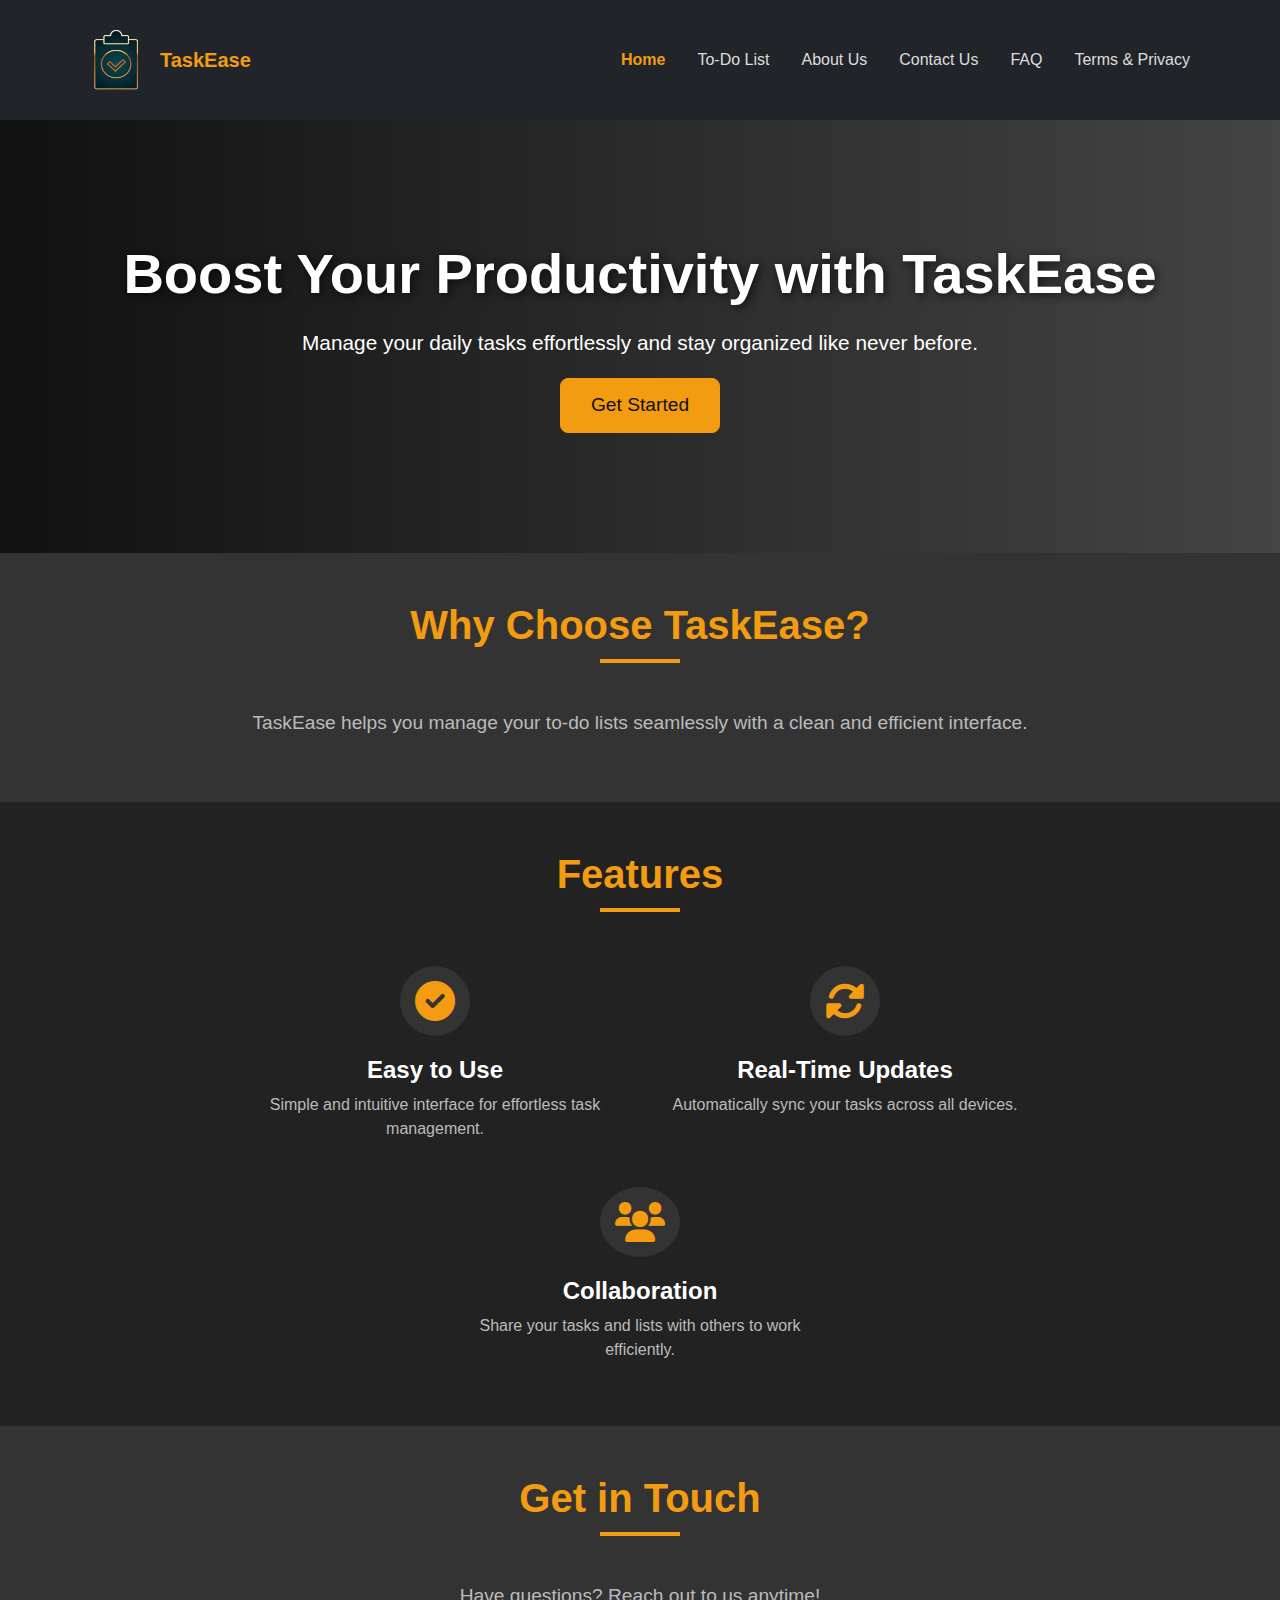
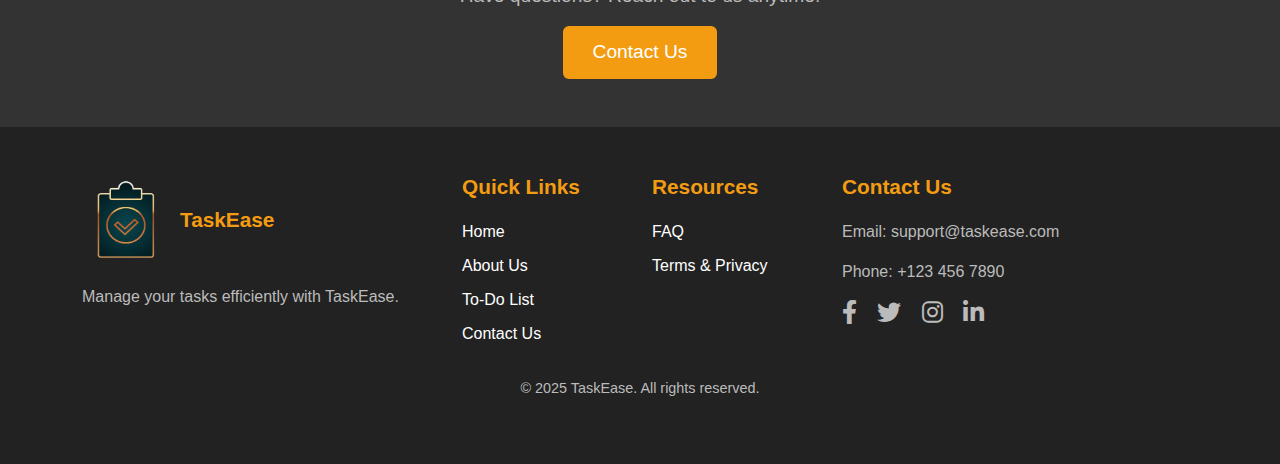
<file: index.html>
<!DOCTYPE html>
<html lang="en">
<head>
    <meta charset="UTF-8">
    <meta name="viewport" content="width=device-width, initial-scale=1.0">
    <title>TaskEase - Simplify Your Tasks</title>
    <link rel="stylesheet" href="https://cdnjs.cloudflare.com/ajax/libs/font-awesome/6.0.0/css/all.min.css">
    <link rel="stylesheet" href="https://cdn.jsdelivr.net/npm/bootstrap@5.3.0/dist/css/bootstrap.min.css">
    <link rel="stylesheet" href="style.css">
    <link rel="icon" type="image/png" href="logo.png">

</head>
<body>

    <!-- Navbar -->
    <nav class="navbar navbar-expand-lg navbar-dark bg-dark">
        <div class="container">
            <a class="navbar-brand d-flex align-items-center" href="index.html">
                <img src="logo.png" alt="TaskEase Logo" width="70" height="70" class="me-2">
                TaskEase
            </a>
            <button class="navbar-toggler" type="button" data-bs-toggle="collapse" data-bs-target="#navbarNav">
                <span class="navbar-toggler-icon"></span>
            </button>
            <div class="collapse navbar-collapse justify-content-end" id="navbarNav">
                <ul class="navbar-nav gap-3">
                    <li class="nav-item"><a class="nav-link active" href="index.html">Home</a></li>
                    <li class="nav-item"><a class="nav-link" href="todo.html">To-Do List</a></li>
                    <li class="nav-item"><a class="nav-link" href="about.html">About Us</a></li>
                    <li class="nav-item"><a class="nav-link" href="contact.html">Contact Us</a></li>
                    <li class="nav-item"><a class="nav-link" href="faq.html">FAQ</a></li>
                    <li class="nav-item"><a class="nav-link" href="terms.html">Terms & Privacy</a></li>
                </ul>
            </div>  
        </div>
    </nav>

    <!-- Hero Section -->
<header class="hero-section text-center text-white">
    <div class="container">
        <h1 class="display-3">Boost Your Productivity with TaskEase</h1>
        <p class="lead">Manage your daily tasks effortlessly and stay organized like never before.</p>
        <button class="btn btn-light btn-lg">
            <a href="todo.html" class="btn-todo">Get Started</a>
        </button>
    </div>
</header>

<!-- About Section -->
<section class="about-section py-5">
    <div class="container text-center">
        <h2 class="section-title">Why Choose TaskEase?</h2>
        <p class="mt-3">TaskEase helps you manage your to-do lists seamlessly with a clean and efficient interface.</p>
    </div>
</section>

<!-- Features Section -->
<section class="features-section py-5">
    <div class="container text-center">
        <h2 class="section-title">Features</h2>
        <div class="row mt-4">
            <div class="col-md-4">
                <i class="fas fa-check-circle fa-3x"></i>
                <h4 class="feature-title">Easy to Use</h4>
                <p>Simple and intuitive interface for effortless task management.</p>
            </div>
            <div class="col-md-4">
                <i class="fas fa-sync-alt fa-3x"></i>
                <h4 class="feature-title">Real-Time Updates</h4>
                <p>Automatically sync your tasks across all devices.</p>
            </div>
            <div class="col-md-4">
                <i class="fas fa-users fa-3x"></i>
                <h4 class="feature-title">Collaboration</h4>
                <p>Share your tasks and lists with others to work efficiently.</p>
            </div>
        </div>
    </div>
</section>

<!-- Contact Section -->
<section class="contact-section py-5">
    <div class="container text-center">
        <h2 class="section-title">Get in Touch</h2>
        <p class="mt-3">Have questions? Reach out to us anytime!</p>
        <a href="contact.html" class="btn btn-dark">Contact Us</a>
    </div>
</section>


    <!-- Footer -->
    <footer class="footer text-white py-5">
        <div class="container">
            <div class="row">
                <div class="col-md-4">
                    <h5 class="fw-bold d-flex align-items-center">
                        <img src="logo.png" alt="TaskEase Logo" width="90" height="90" class="me-2">
                        TaskEase
                    </h5>
                    <p>Manage your tasks efficiently with TaskEase.</p>
                </div>
                <div class="col-md-2">
                    <h5 class="fw-bold">Quick Links</h5>
                    <ul class="list-unstyled">
                        <li><a href="index.html" class="text-decoration-none">Home</a></li>
                        <li><a href="about.html" class="text-decoration-none">About Us</a></li>
                        <li><a href="todo.html" class="text-decoration-none">To-Do List</a></li>
                        <li><a href="contact.html" class="text-decoration-none">Contact Us</a></li>
                    </ul>
                </div>
                <div class="col-md-2">
                    <h5 class="fw-bold">Resources</h5>
                    <ul class="list-unstyled">
                        <li><a href="faq.html" class="text-decoration-none">FAQ</a></li>
                        <li><a href="terms.html" class="text-decoration-none">Terms & Privacy</a></li>
                    </ul>
                </div>
                <div class="col-md-4">
                    <h5>Contact Us</h5>
                    <p>Email: support@taskease.com</p>
                    <p>Phone: +123 456 7890</p>
                    <div class="social-icons">
                        <a href="https://www.facebook.com/" class="text-light me-3"><i class="fab fa-facebook-f"></i></a>
                        <a href="https://www.twitter.com/" class="text-light me-3"><i class="fab fa-twitter"></i></a>
                        <a href="https://www.instagram.com/" class="text-light me-3"><i class="fab fa-instagram"></i></a>
                        <a href="https://www.linkedin.com/" class="text-light"><i class="fab fa-linkedin-in"></i></a>
                    </div>
                </div>
            </div>
            <div class="text-center mt-3">
                <p>&copy; 2025 TaskEase. All rights reserved.</p>
            </div>
        </div>
    </footer>

    <script src="https://cdn.jsdelivr.net/npm/bootstrap@5.3.0/dist/js/bootstrap.bundle.min.js"></script>
</body>
</html>
</file>
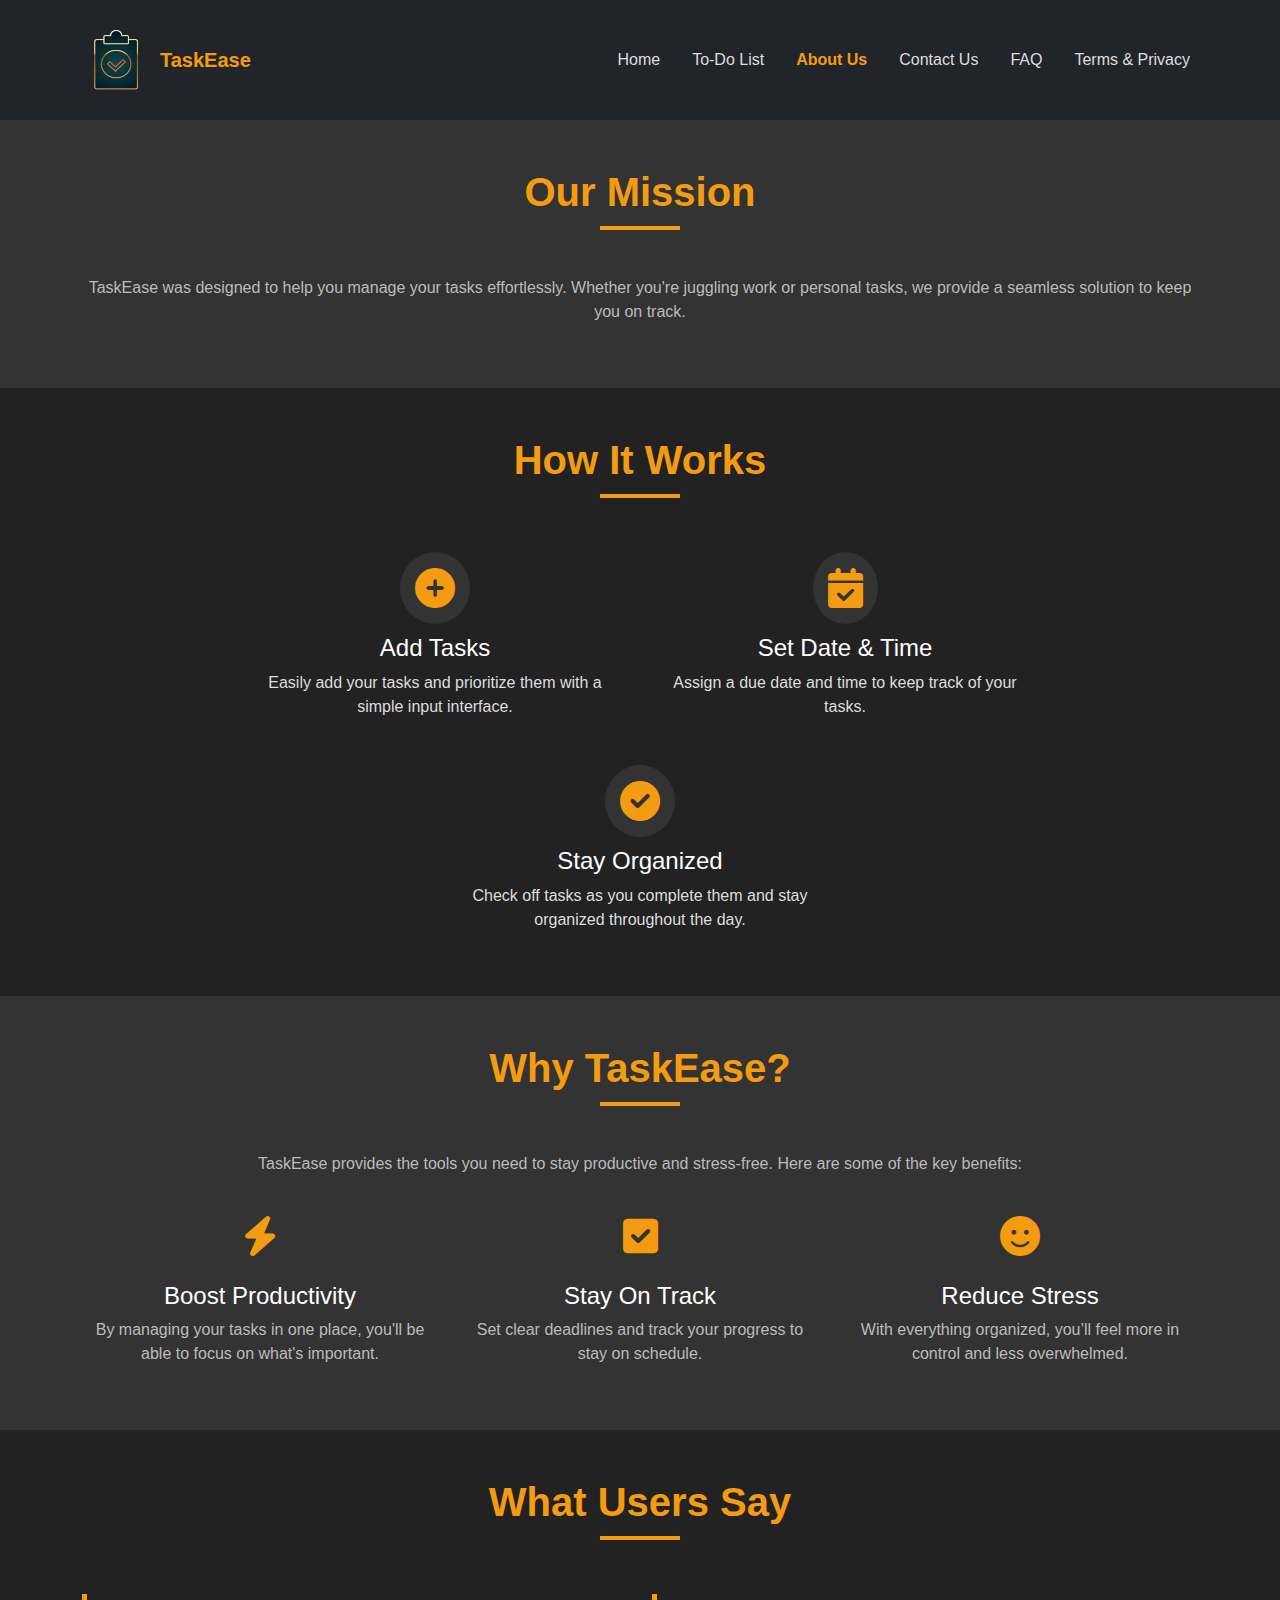
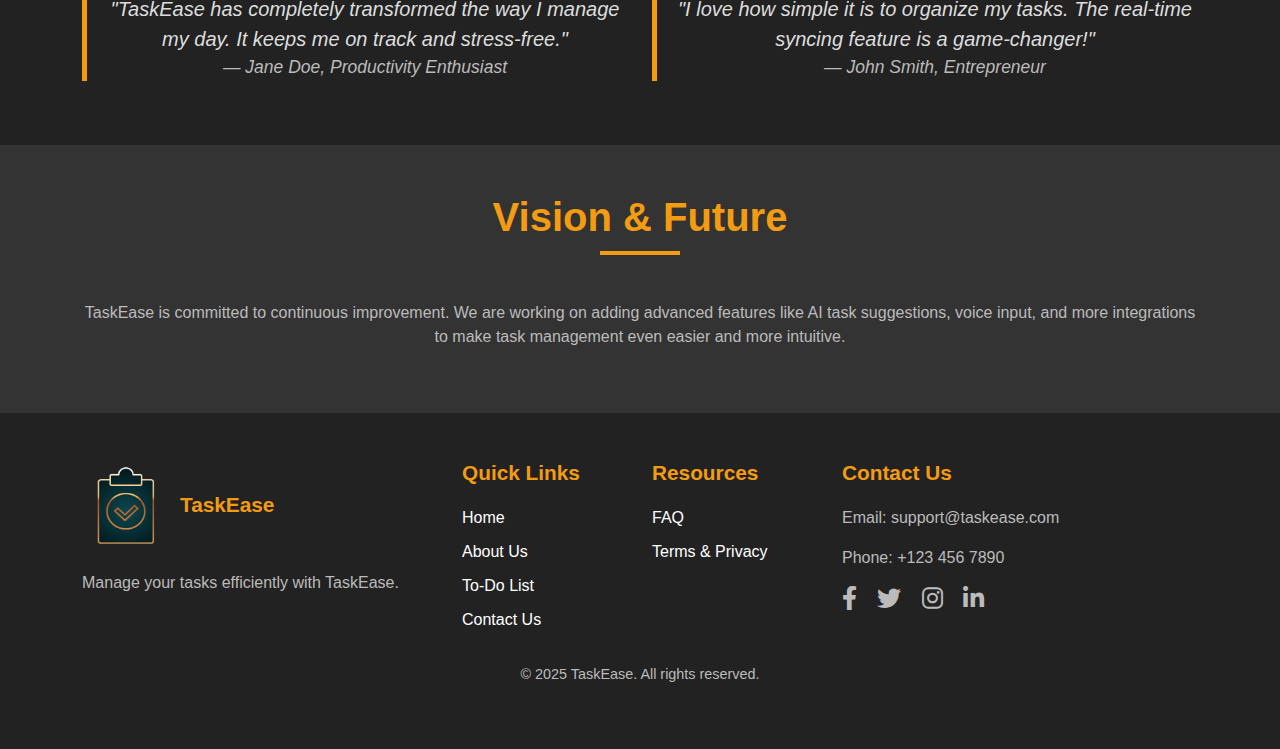
<file: about.html>
<!DOCTYPE html>
<html lang="en">
<head>
    <meta charset="UTF-8">
    <meta name="viewport" content="width=device-width, initial-scale=1.0">
    <title>TaskEase - About Us</title>
    <link rel="stylesheet" href="https://cdnjs.cloudflare.com/ajax/libs/font-awesome/6.0.0/css/all.min.css">
    <link rel="stylesheet" href="https://cdn.jsdelivr.net/npm/bootstrap@5.3.0/dist/css/bootstrap.min.css">
    <link rel="stylesheet" href="style.css">
    <link rel="icon" type="image/png" href="logo.png">
</head>
<body>

    <!-- Navbar -->
    <nav class="navbar navbar-expand-lg navbar-dark bg-dark">
        <div class="container">
            <a class="navbar-brand d-flex align-items-center" href="index.html">
                <img src="logo.png" alt="TaskEase Logo" width="70" height="70" class="me-2">
                TaskEase
            </a>
            <button class="navbar-toggler" type="button" data-bs-toggle="collapse" data-bs-target="#navbarNav">
                <span class="navbar-toggler-icon"></span>
            </button>
            <div class="collapse navbar-collapse justify-content-end" id="navbarNav">
                <ul class="navbar-nav gap-3">
                    <li class="nav-item"><a class="nav-link" href="index.html">Home</a></li>
                    <li class="nav-item"><a class="nav-link" href="todo.html">To-Do List</a></li>
                    <li class="nav-item"><a class="nav-link active" href="about.html">About Us</a></li>
                    <li class="nav-item"><a class="nav-link" href="contact.html">Contact Us</a></li>
                    <li class="nav-item"><a class="nav-link" href="faq.html">FAQ</a></li>
                    <li class="nav-item"><a class="nav-link" href="terms.html">Terms & Privacy</a></li>
                </ul>
            </div>  
        </div>
    </nav>
    <!-- Introduction Section -->
    <section class="intro-section py-5">
        <div class="container text-center">
            <h2 class="section-title">Our Mission</h2>
            <p class="mt-3">TaskEase was designed to help you manage your tasks effortlessly. Whether you're juggling work or personal tasks, we provide a seamless solution to keep you on track.</p>
        </div>
    </section>

    <!-- How It Works Section -->
<section class="how-it-works-section py-5">
    <div class="container text-center">
        <h2 class="section-title">How It Works</h2>
        <div class="row mt-4">
            <div class="col-md-4">
                <i class="fas fa-plus-circle fa-3x py-3"></i>
                <h4>Add Tasks</h4>
                <p>Easily add your tasks and prioritize them with a simple input interface.</p>
            </div>
            <div class="col-md-4">
                <i class="fas fa-calendar-check fa-3x py-3"></i>
                <h4>Set Date & Time</h4>
                <p>Assign a due date and time to keep track of your tasks.</p>
            </div>
            <div class="col-md-4">
                <i class="fas fa-check-circle fa-3x py-3"></i>
                <h4>Stay Organized</h4>
                <p>Check off tasks as you complete them and stay organized throughout the day.</p>
            </div>
        </div>
    </div>
</section>

<!-- User Benefits Section -->
<section class="benefits-section py-5">
    <div class="container text-center">
        <h2 class="section-title">Why TaskEase?</h2>
        <p class="mt-3">TaskEase provides the tools you need to stay productive and stress-free. Here are some of the key benefits:</p>
        <div class="row mt-4">
            <div class="col-md-4">
                <i class="fas fa-bolt fa-3x py-3"></i>
                <h4>Boost Productivity</h4>
                <p>By managing your tasks in one place, you'll be able to focus on what's important.</p>
            </div>
            <div class="col-md-4">
                <i class="fas fa-check-square fa-3x py-3"></i>
                <h4>Stay On Track</h4>
                <p>Set clear deadlines and track your progress to stay on schedule.</p>
            </div>
            <div class="col-md-4">
                <i class="fas fa-smile fa-3x py-3"></i>
                <h4>Reduce Stress</h4>
                <p>With everything organized, you’ll feel more in control and less overwhelmed.</p>
            </div>
        </div>
    </div>
</section>


    <!-- Testimonials Section -->
    <section class="testimonials-section py-5">
        <div class="container text-center">
            <h2 class="section-title">What Users Say</h2>
            <div class="row mt-4">
                <div class="col-md-6">
                    <blockquote class="blockquote">
                        <p>"TaskEase has completely transformed the way I manage my day. It keeps me on track and stress-free."</p>
                        <footer class="blockquote-footer">Jane Doe, <cite title="Source">Productivity Enthusiast</cite></footer>
                    </blockquote>
                </div>
                <div class="col-md-6">
                    <blockquote class="blockquote">
                        <p>"I love how simple it is to organize my tasks. The real-time syncing feature is a game-changer!"</p>
                        <footer class="blockquote-footer">John Smith, <cite title="Source">Entrepreneur</cite></footer>
                    </blockquote>
                </div>
            </div>
        </div>
    </section>

    <!-- Vision & Future Section -->
    <section class="vision-section py-5">
        <div class="container text-center">
            <h2 class="section-title">Vision & Future</h2>
            <p class="mt-3">TaskEase is committed to continuous improvement. We are working on adding advanced features like AI task suggestions, voice input, and more integrations to make task management even easier and more intuitive.</p>
        </div>
    </section>
    <!-- Footer -->
    <footer class="footer text-white py-5">
        <div class="container">
            <div class="row">
                <div class="col-md-4">
                    <h5 class="fw-bold d-flex align-items-center">
                        <img src="logo.png" alt="TaskEase Logo" width="90" height="90" class="me-2">
                        TaskEase
                    </h5>
                    <p>Manage your tasks efficiently with TaskEase.</p>
                </div>
                <div class="col-md-2">
                    <h5 class="fw-bold">Quick Links</h5>
                    <ul class="list-unstyled">
                        <li><a href="index.html" class="text-decoration-none">Home</a></li>
                        <li><a href="about.html" class="text-decoration-none">About Us</a></li>
                        <li><a href="todo.html" class="text-decoration-none">To-Do List</a></li>
                        <li><a href="contact.html" class="text-decoration-none">Contact Us</a></li>
                    </ul>
                </div>
                <div class="col-md-2">
                    <h5 class="fw-bold">Resources</h5>
                    <ul class="list-unstyled">
                        <li><a href="faq.html" class="text-decoration-none">FAQ</a></li>
                        <li><a href="terms.html" class="text-decoration-none">Terms & Privacy</a></li>
                    </ul>
                </div>
                <div class="col-md-4">
                    <h5>Contact Us</h5>
                    <p>Email: support@taskease.com</p>
                    <p>Phone: +123 456 7890</p>
                    <div class="social-icons">
                        <a href="https://www.facebook.com/" class="text-light me-3"><i class="fab fa-facebook-f"></i></a>
                        <a href="https://www.twitter.com/" class="text-light me-3"><i class="fab fa-twitter"></i></a>
                        <a href="https://www.instagram.com/" class="text-light me-3"><i class="fab fa-instagram"></i></a>
                        <a href="https://www.linkedin.com/" class="text-light"><i class="fab fa-linkedin-in"></i></a>
                    </div>
                </div>
            </div>
            <div class="text-center mt-3">
                <p>&copy; 2025 TaskEase. All rights reserved.</p>
            </div>
        </div>
    </footer>

    <script src="https://cdn.jsdelivr.net/npm/bootstrap@5.3.0/dist/js/bootstrap.bundle.min.js"></script>
</body>
</html>
</file>
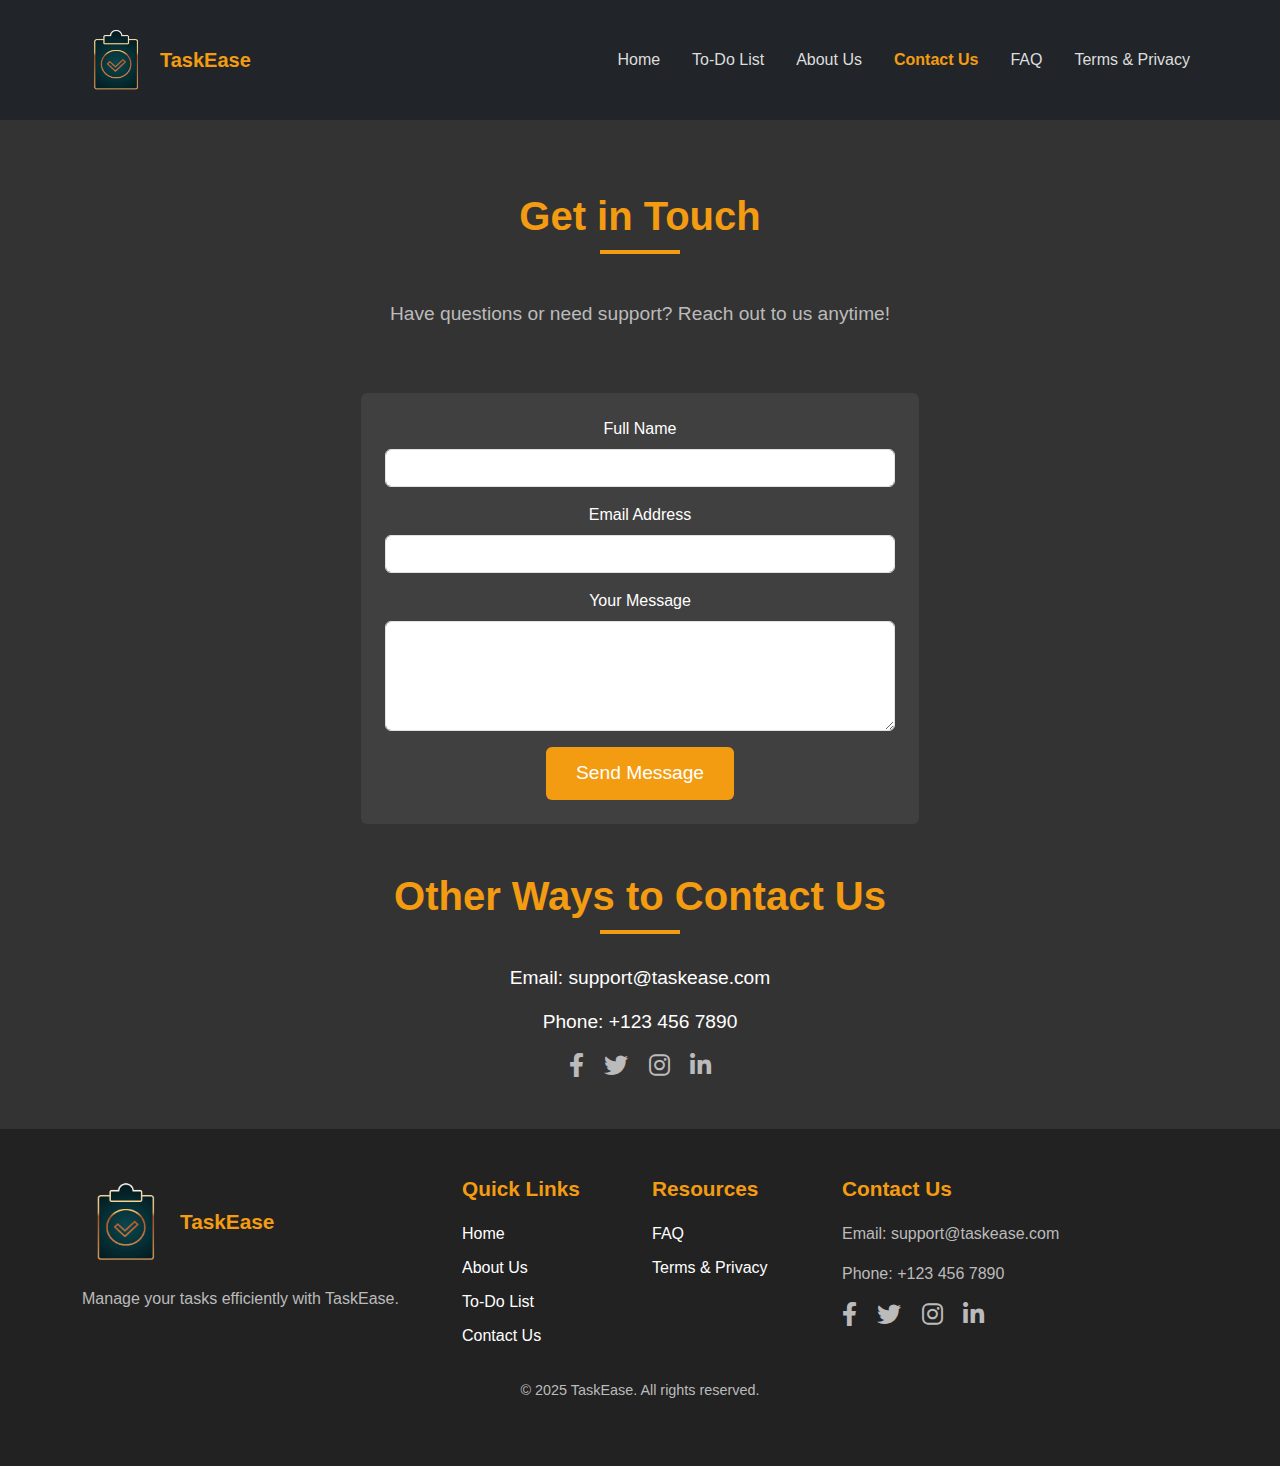
<file: contact.html>
<!DOCTYPE html>
<html lang="en">

<head>
    <meta charset="UTF-8">
    <meta name="viewport" content="width=device-width, initial-scale=1.0">
    <title>TaskEase - Contact Us</title>
    <link rel="stylesheet" href="https://cdnjs.cloudflare.com/ajax/libs/font-awesome/6.0.0/css/all.min.css">
    <link rel="stylesheet" href="https://cdn.jsdelivr.net/npm/bootstrap@5.3.0/dist/css/bootstrap.min.css">
    <link rel="stylesheet" href="style.css">
    <link rel="icon" type="image/png" href="logo.png">
</head>
<body>
    <!-- Navbar -->
    <nav class="navbar navbar-expand-lg navbar-dark bg-dark">
        <div class="container">
            <a class="navbar-brand d-flex align-items-center" href="index.html">
                <img src="logo.png" alt="TaskEase Logo" width="70" height="70" class="me-2">
                TaskEase
            </a>
            <button class="navbar-toggler" type="button" data-bs-toggle="collapse" data-bs-target="#navbarNav">
                <span class="navbar-toggler-icon"></span>
            </button>
            <div class="collapse navbar-collapse justify-content-end" id="navbarNav">
                <ul class="navbar-nav gap-3">
                    <li class="nav-item"><a class="nav-link" href="index.html">Home</a></li>
                    <li class="nav-item"><a class="nav-link" href="todo.html">To-Do List</a></li>
                    <li class="nav-item"><a class="nav-link" href="about.html">About Us</a></li>
                    <li class="nav-item"><a class="nav-link active" href="contact.html">Contact Us</a></li>
                    <li class="nav-item"><a class="nav-link" href="faq.html">FAQ</a></li>
                    <li class="nav-item"><a class="nav-link" href="terms.html">Terms & Privacy</a></li>
                </ul>
            </div>
        </div>
    </nav>

    <!-- Contact Section -->
<section class="contact-section py-5">
    <div class="container text-center">

        <!-- "Get in Touch" Section -->
        <div class="get-in-touch mb-4 p-4">
            <h2 class="section-title">Get in Touch</h2>
            <p class="mt-3">Have questions or need support? Reach out to us anytime!</p>
        </div>

        <!-- Contact Form -->
        <form action="your_backend_endpoint" method="POST" class="mt-4 w-50 mx-auto custom-bg p-4 rounded">
            <div class="mb-3">
                <label for="name" class="form-label text-white">Full Name</label>
                <input type="text" class="form-control" id="name" name="name" required>
            </div>
            <div class="mb-3">
                <label for="email" class="form-label text-white">Email Address</label>
                <input type="email" class="form-control" id="email" name="email" required>
            </div>
            <div class="mb-3">
                <label for="message" class="form-label text-white">Your Message</label>
                <textarea class="form-control" id="message" name="message" rows="4" required></textarea>
            </div>
            <div class="text-center">
                <button type="submit" class="btn btn-dark">Send Message</button>
            </div>
        </form>

        <!-- "Other Ways to Contact Us" Section -->
        <div class="mt-5">
            <h2 class="section-title">Other Ways to Contact Us</h2>
            <p class="text-white">Email: support@taskease.com</p>
            <p class="text-white">Phone: +123 456 7890</p>
            <div class="social-icons mt-3">
                <a href="#" class="text-white me-3"><i class="fab fa-facebook-f"></i></a>
                <a href="#" class="text-white me-3"><i class="fab fa-twitter"></i></a>
                <a href="#" class="text-white me-3"><i class="fab fa-instagram"></i></a>
                <a href="#" class="text-white"><i class="fab fa-linkedin-in"></i></a>
            </div>
        </div>

    </div>
</section>


    <!-- Footer -->
    <footer class="footer text-white py-5">
        <div class="container">
            <div class="row">
                <div class="col-md-4">
                    <h5 class="fw-bold d-flex align-items-center">
                        <img src="logo.png" alt="TaskEase Logo" width="90" height="90" class="me-2">
                        TaskEase
                    </h5>
                    <p>Manage your tasks efficiently with TaskEase.</p>
                </div>
                <div class="col-md-2">
                    <h5 class="fw-bold">Quick Links</h5>
                    <ul class="list-unstyled">
                        <li><a href="index.html" class="text-decoration-none">Home</a></li>
                        <li><a href="about.html" class="text-decoration-none">About Us</a></li>
                        <li><a href="todo.html" class="text-decoration-none">To-Do List</a></li>
                        <li><a href="contact.html" class="text-decoration-none">Contact Us</a></li>
                    </ul>
                </div>
                <div class="col-md-2">
                    <h5 class="fw-bold">Resources</h5>
                    <ul class="list-unstyled">
                        <li><a href="faq.html" class="text-decoration-none">FAQ</a></li>
                        <li><a href="terms.html" class="text-decoration-none">Terms & Privacy</a></li>
                    </ul>
                </div>
                <div class="col-md-4">
                    <h5>Contact Us</h5>
                    <p>Email: support@taskease.com</p>
                    <p>Phone: +123 456 7890</p>
                    <div class="social-icons">
                        <a href="https://www.facebook.com/" class="text-light me-3"><i class="fab fa-facebook-f"></i></a>
                        <a href="https://www.twitter.com/" class="text-light me-3"><i class="fab fa-twitter"></i></a>
                        <a href="https://www.instagram.com/" class="text-light me-3"><i class="fab fa-instagram"></i></a>
                        <a href="https://www.linkedin.com/" class="text-light"><i class="fab fa-linkedin-in"></i></a>
                    </div>
                </div>
            </div>
            <div class="text-center mt-3">
                <p>&copy; 2025 TaskEase. All rights reserved.</p>
            </div>
        </div>
    </footer>
    <!-- Bootstrap JS and dependencies -->
    <script src="https://cdn.jsdelivr.net/npm/bootstrap@5.3.0/dist/js/bootstrap.bundle.min.js"></script>
</body>

</html>
</file>
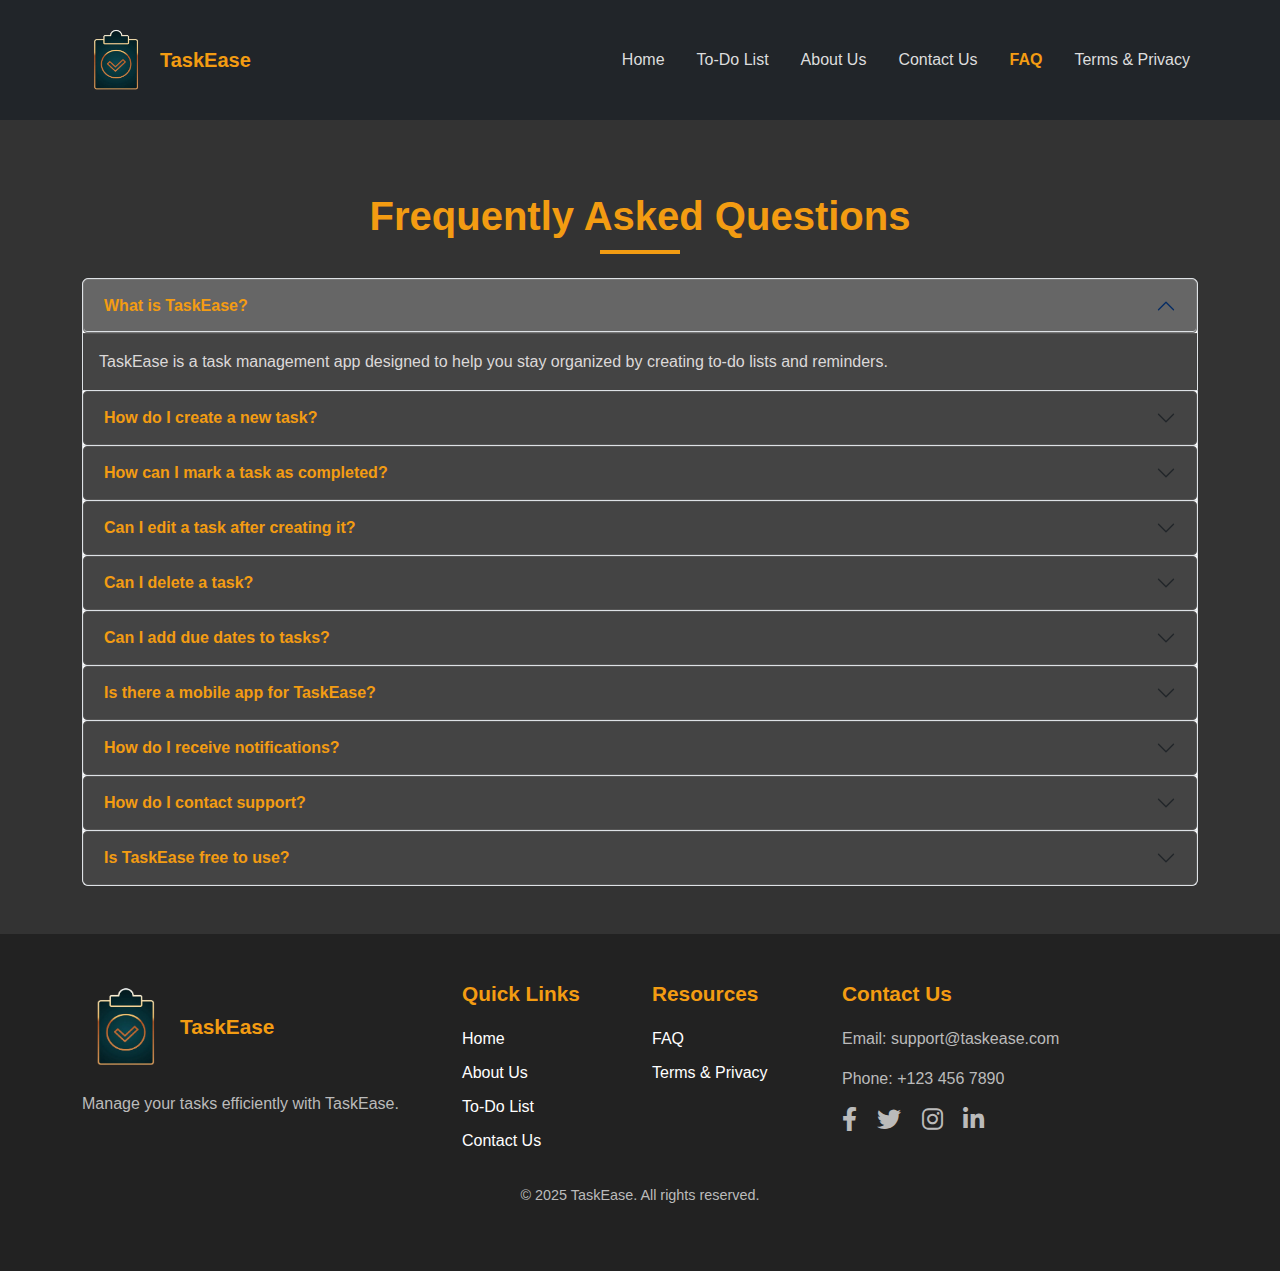
<file: faq.html>
<!DOCTYPE html>
<html lang="en">

<head>
    <meta charset="UTF-8">
    <meta name="viewport" content="width=device-width, initial-scale=1.0">
    <title>TaskEase - FAQ</title>
    <link rel="stylesheet" href="https://cdnjs.cloudflare.com/ajax/libs/font-awesome/6.0.0/css/all.min.css">
    <link rel="stylesheet" href="https://cdn.jsdelivr.net/npm/bootstrap@5.3.0/dist/css/bootstrap.min.css">
    <link rel="stylesheet" href="style.css">
    <link rel="icon" type="image/png" href="logo.png">
</head>
<body>
    
    <!-- Navbar -->
    <nav class="navbar navbar-expand-lg navbar-dark bg-dark">
        <div class="container">
            <a class="navbar-brand d-flex align-items-center" href="index.html">
                <img src="logo.png" alt="TaskEase Logo" width="70" height="70" class="me-2">
                TaskEase
            </a>
            <button class="navbar-toggler" type="button" data-bs-toggle="collapse" data-bs-target="#navbarNav">
                <span class="navbar-toggler-icon"></span>
            </button>
            <div class="collapse navbar-collapse justify-content-end" id="navbarNav">
                <ul class="navbar-nav gap-3">
                    <li class="nav-item"><a class="nav-link" href="index.html">Home</a></li>
                    <li class="nav-item"><a class="nav-link" href="todo.html">To-Do List</a></li>
                    <li class="nav-item"><a class="nav-link" href="about.html">About Us</a></li>
                    <li class="nav-item"><a class="nav-link" href="contact.html">Contact Us</a></li>
                    <li class="nav-item"><a class="nav-link active" href="faq.html">FAQ</a></li>
                    <li class="nav-item"><a class="nav-link" href="terms.html">Terms & Privacy</a></li>
                </ul>
            </div>  
        </div>
    </nav>

    <!-- FAQ Section -->
<section class="faq-section py-5">
    <div class="container">
        <div class="text-center">
            <h2 class="section-title my-4">Frequently Asked Questions</h2>
        </div>

        <!-- FAQ Accordion -->
        <div class="accordion" id="faqAccordion">
            <!-- FAQ 1 -->
            <div class="accordion-item">
                <h2 class="accordion-header" id="headingOne">
                    <button class="accordion-button" type="button" data-bs-toggle="collapse" data-bs-target="#collapseOne" aria-expanded="true" aria-controls="collapseOne">
                        What is TaskEase?
                    </button>
                </h2>
                <div id="collapseOne" class="accordion-collapse collapse show" aria-labelledby="headingOne" data-bs-parent="#faqAccordion">
                    <div class="accordion-body">
                        TaskEase is a task management app designed to help you stay organized by creating to-do lists and reminders.
                    </div>
                </div>
            </div>

            <!-- FAQ 2 -->
            <div class="accordion-item">
                <h2 class="accordion-header" id="headingTwo">
                    <button class="accordion-button collapsed" type="button" data-bs-toggle="collapse" data-bs-target="#collapseTwo" aria-expanded="false" aria-controls="collapseTwo">
                        How do I create a new task?
                    </button>
                </h2>
                <div id="collapseTwo" class="accordion-collapse collapse" aria-labelledby="headingTwo" data-bs-parent="#faqAccordion">
                    <div class="accordion-body">
                        To create a new task, simply click on the "Add Task" button and enter the task details like name, description, and due date.
                    </div>
                </div>
            </div>

                <!-- FAQ 3 -->
                <div class="accordion-item">
                    <h2 class="accordion-header" id="headingThree">
                        <button class="accordion-button collapsed" type="button" data-bs-toggle="collapse" data-bs-target="#collapseThree" aria-expanded="false" aria-controls="collapseThree">
                            How can I mark a task as completed?
                        </button>
                    </h2>
                    <div id="collapseThree" class="accordion-collapse collapse" aria-labelledby="headingThree" data-bs-parent="#faqAccordion">
                        <div class="accordion-body">
                            You can mark a task as completed by clicking on the checkbox next to the task name.
                        </div>
                    </div>
                </div>

                <!-- FAQ 4 -->
                <div class="accordion-item">
                    <h2 class="accordion-header" id="headingFour">
                        <button class="accordion-button collapsed" type="button" data-bs-toggle="collapse" data-bs-target="#collapseFour" aria-expanded="false" aria-controls="collapseFour">
                            Can I edit a task after creating it?
                        </button>
                    </h2>
                    <div id="collapseFour" class="accordion-collapse collapse" aria-labelledby="headingFour" data-bs-parent="#faqAccordion">
                        <div class="accordion-body">
                            Yes, you can edit the details of a task by clicking on the "Edit" button next to the task.
                        </div>
                    </div>
                </div>

                <!-- FAQ 5 -->
                <div class="accordion-item">
                    <h2 class="accordion-header" id="headingFive">
                        <button class="accordion-button collapsed" type="button" data-bs-toggle="collapse" data-bs-target="#collapseFive" aria-expanded="false" aria-controls="collapseFive">
                            Can I delete a task?
                        </button>
                    </h2>
                    <div id="collapseFive" class="accordion-collapse collapse" aria-labelledby="headingFive" data-bs-parent="#faqAccordion">
                        <div class="accordion-body">
                            Yes, you can delete a task by clicking on the "Delete" button next to the task.
                        </div>
                    </div>
                </div>

                <!-- FAQ 6 -->
                <div class="accordion-item">
                    <h2 class="accordion-header" id="headingSix">
                        <button class="accordion-button collapsed" type="button" data-bs-toggle="collapse" data-bs-target="#collapseSix" aria-expanded="false" aria-controls="collapseSix">
                            Can I add due dates to tasks?
                        </button>
                    </h2>
                    <div id="collapseSix" class="accordion-collapse collapse" aria-labelledby="headingSix" data-bs-parent="#faqAccordion">
                        <div class="accordion-body">
                            Yes, each task allows you to set a due date to keep track of your deadlines.
                        </div>
                    </div>
                </div>

                <!-- FAQ 7 -->
                <div class="accordion-item">
                    <h2 class="accordion-header" id="headingSeven">
                        <button class="accordion-button collapsed" type="button" data-bs-toggle="collapse" data-bs-target="#collapseSeven" aria-expanded="false" aria-controls="collapseSeven">
                            Is there a mobile app for TaskEase?
                        </button>
                    </h2>
                    <div id="collapseSeven" class="accordion-collapse collapse" aria-labelledby="headingSeven" data-bs-parent="#faqAccordion">
                        <div class="accordion-body">
                            Yes, TaskEase has mobile apps available for both iOS and Android.
                        </div>
                    </div>
                </div>

                <!-- FAQ 8 -->
                <div class="accordion-item">
                    <h2 class="accordion-header" id="headingEight">
                        <button class="accordion-button collapsed" type="button" data-bs-toggle="collapse" data-bs-target="#collapseEight" aria-expanded="false" aria-controls="collapseEight">
                            How do I receive notifications?
                        </button>
                    </h2>
                    <div id="collapseEight" class="accordion-collapse collapse" aria-labelledby="headingEight" data-bs-parent="#faqAccordion">
                        <div class="accordion-body">
                            You will receive notifications for task deadlines or updates if you have enabled notifications in your account settings.
                        </div>
                    </div>
                </div>

                <!-- FAQ 9 -->
                <div class="accordion-item">
                    <h2 class="accordion-header" id="headingNine">
                        <button class="accordion-button collapsed" type="button" data-bs-toggle="collapse" data-bs-target="#collapseNine" aria-expanded="false" aria-controls="collapseNine">
                            How do I contact support?
                        </button>
                    </h2>
                    <div id="collapseNine" class="accordion-collapse collapse" aria-labelledby="headingNine" data-bs-parent="#faqAccordion">
                        <div class="accordion-body">
                            You can contact support via email at support@taskease.com or use the "Contact Us" page on our website.
                        </div>
                    </div>
                </div>

                <!-- FAQ 10 -->
                <div class="accordion-item">
                    <h2 class="accordion-header" id="headingTen">
                        <button class="accordion-button collapsed" type="button" data-bs-toggle="collapse" data-bs-target="#collapseTen" aria-expanded="false" aria-controls="collapseTen">
                            Is TaskEase free to use?
                        </button>
                    </h2>
                    <div id="collapseTen" class="accordion-collapse collapse" aria-labelledby="headingTen" data-bs-parent="#faqAccordion">
                        <div class="accordion-body">
                            TaskEase offers both a free plan and premium plans with additional features. You can choose the one that suits your needs.
                        </div>
                    </div>
                </div>
            </div>

        </div>
    </section>

<!-- Footer -->
<footer class="footer text-white py-5">
    <div class="container">
        <div class="row">
            <div class="col-md-4">
                <h5 class="fw-bold d-flex align-items-center">
                    <img src="logo.png" alt="TaskEase Logo" width="90" height="90" class="me-2">
                    TaskEase
                </h5>
                <p>Manage your tasks efficiently with TaskEase.</p>
            </div>
            <div class="col-md-2">
                <h5 class="fw-bold">Quick Links</h5>
                <ul class="list-unstyled">
                    <li><a href="index.html" class="text-decoration-none">Home</a></li>
                    <li><a href="about.html" class="text-decoration-none">About Us</a></li>
                    <li><a href="todo.html" class="text-decoration-none">To-Do List</a></li>
                    <li><a href="contact.html" class="text-decoration-none">Contact Us</a></li>
                </ul>
            </div>
            <div class="col-md-2">
                <h5 class="fw-bold">Resources</h5>
                <ul class="list-unstyled">
                    <li><a href="faq.html" class="text-decoration-none">FAQ</a></li>
                    <li><a href="terms.html" class="text-decoration-none">Terms & Privacy</a></li>
                </ul>
            </div>
            <div class="col-md-4">
                <h5>Contact Us</h5>
                <p>Email: support@taskease.com</p>
                <p>Phone: +123 456 7890</p>
                <div class="social-icons">
                    <a href="https://www.facebook.com/" class="text-light me-3"><i class="fab fa-facebook-f"></i></a>
                    <a href="https://www.twitter.com/" class="text-light me-3"><i class="fab fa-twitter"></i></a>
                    <a href="https://www.instagram.com/" class="text-light me-3"><i class="fab fa-instagram"></i></a>
                    <a href="https://www.linkedin.com/" class="text-light"><i class="fab fa-linkedin-in"></i></a>
                </div>
            </div>
        </div>
        <div class="text-center mt-3">
            <p>&copy; 2025 TaskEase. All rights reserved.</p>
        </div>
    </div>
</footer>
    <script src="https://cdn.jsdelivr.net/npm/bootstrap@5.3.0/dist/js/bootstrap.bundle.min.js"></script>

</body>
</html>
</file>
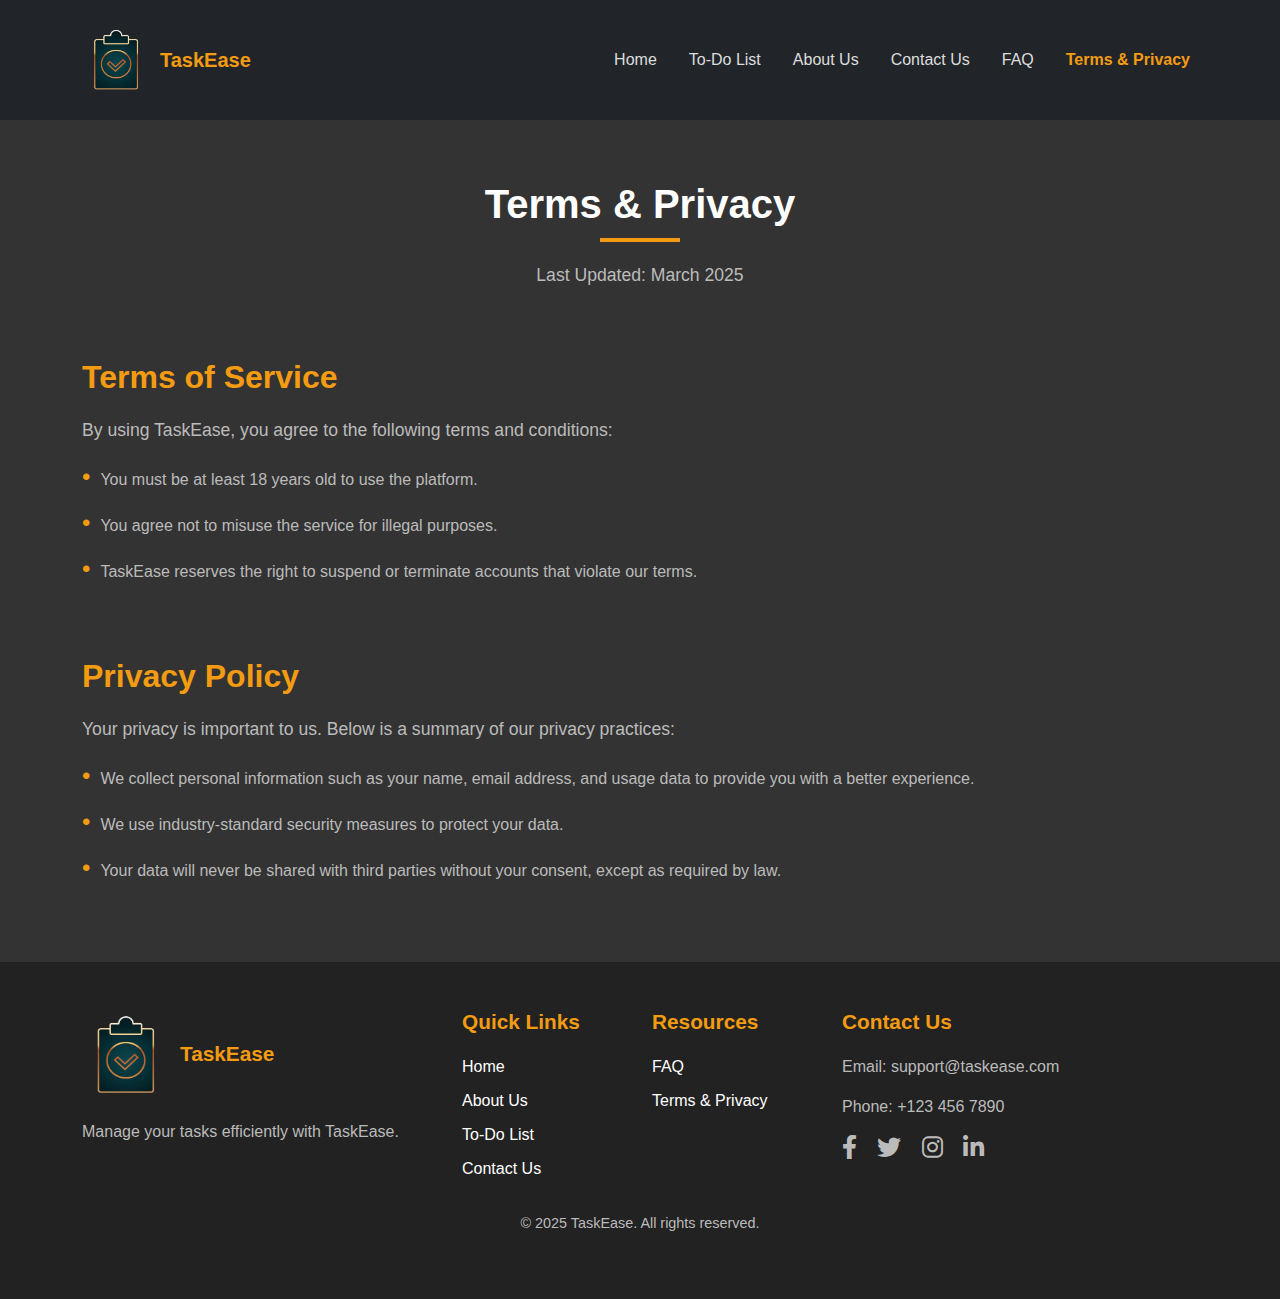
<file: terms.html>
<!DOCTYPE html>
<html lang="en">

<head>
    <meta charset="UTF-8">
    <meta name="viewport" content="width=device-width, initial-scale=1.0">
    <title>TaskEase - Terms & Privacy</title>
    <link rel="stylesheet" href="https://cdnjs.cloudflare.com/ajax/libs/font-awesome/6.0.0/css/all.min.css">
    <link rel="stylesheet" href="https://cdn.jsdelivr.net/npm/bootstrap@5.3.0/dist/css/bootstrap.min.css">
    <link rel="stylesheet" href="style.css">
    <link rel="icon" type="image/png" href="logo.png">
</head>
<body>
    <!-- Navbar -->
    <nav class="navbar navbar-expand-lg navbar-dark bg-dark">
        <div class="container">
            <a class="navbar-brand d-flex align-items-center" href="index.html">
                <img src="logo.png" alt="TaskEase Logo" width="70" height="70" class="me-2">
                TaskEase
            </a>
            <button class="navbar-toggler" type="button" data-bs-toggle="collapse" data-bs-target="#navbarNav">
                <span class="navbar-toggler-icon"></span>
            </button>
            <div class="collapse navbar-collapse justify-content-end" id="navbarNav">
                <ul class="navbar-nav gap-3">
                    <li class="nav-item"><a class="nav-link" href="index.html">Home</a></li>
                    <li class="nav-item"><a class="nav-link" href="todo.html">To-Do List</a></li>
                    <li class="nav-item"><a class="nav-link" href="about.html">About Us</a></li>
                    <li class="nav-item"><a class="nav-link" href="contact.html">Contact Us</a></li>
                    <li class="nav-item"><a class="nav-link" href="faq.html">FAQ</a></li>
                    <li class="nav-item"><a class="nav-link active" href="terms.html">Terms & Privacy</a></li>
                </ul>
            </div>
        </div>
    </nav>

<!-- Terms and Privacy Section -->
<section class="terms-privacy-section">
    <div class="container">
        <div class="row">
            <!-- Title Section -->
            <div class="col-md-12 text-center mb-4">
                <h1 class="section-title">Terms & Privacy</h1>
                <p>Last Updated: March 2025</p>
            </div>

            <!-- Terms Section -->
            <div class="col-md-12 mb-4">
                <h3>Terms of Service</h3>
                <p>By using TaskEase, you agree to the following terms and conditions:</p>
                <ul>
                    <li>You must be at least 18 years old to use the platform.</li>
                    <li>You agree not to misuse the service for illegal purposes.</li>
                    <li>TaskEase reserves the right to suspend or terminate accounts that violate our terms.</li>
                </ul>
            </div>

            <!-- Privacy Section -->
            <div class="col-md-12">
                <h3>Privacy Policy</h3>
                <p>Your privacy is important to us. Below is a summary of our privacy practices:</p>
                <ul>
                    <li>We collect personal information such as your name, email address, and usage data to provide you with a better experience.</li>
                    <li>We use industry-standard security measures to protect your data.</li>
                    <li>Your data will never be shared with third parties without your consent, except as required by law.</li>
                </ul>
            </div>
        </div>
    </div>
</section>
    <!-- Footer -->
    <footer class="footer text-white py-5">
        <div class="container">
            <div class="row">
                <div class="col-md-4">
                    <h5 class="fw-bold d-flex align-items-center">
                        <img src="logo.png" alt="TaskEase Logo" width="90" height="90" class="me-2">
                        TaskEase
                    </h5>
                    <p>Manage your tasks efficiently with TaskEase.</p>
                </div>
                <div class="col-md-2">
                    <h5 class="fw-bold">Quick Links</h5>
                    <ul class="list-unstyled">
                        <li><a href="index.html" class="text-decoration-none">Home</a></li>
                        <li><a href="about.html" class="text-decoration-none">About Us</a></li>
                        <li><a href="todo.html" class="text-decoration-none">To-Do List</a></li>
                        <li><a href="contact.html" class="text-decoration-none">Contact Us</a></li>
                    </ul>
                </div>
                <div class="col-md-2">
                    <h5 class="fw-bold">Resources</h5>
                    <ul class="list-unstyled">
                        <li><a href="faq.html" class="text-decoration-none">FAQ</a></li>
                        <li><a href="terms.html" class="text-decoration-none">Terms & Privacy</a></li>
                    </ul>
                </div>
                <div class="col-md-4">
                    <h5>Contact Us</h5>
                    <p>Email: support@taskease.com</p>
                    <p>Phone: +123 456 7890</p>
                    <div class="social-icons">
                        <a href="https://www.facebook.com/" class="text-light me-3"><i class="fab fa-facebook-f"></i></a>
                        <a href="https://www.twitter.com/" class="text-light me-3"><i class="fab fa-twitter"></i></a>
                        <a href="https://www.instagram.com/" class="text-light me-3"><i class="fab fa-instagram"></i></a>
                        <a href="https://www.linkedin.com/" class="text-light"><i class="fab fa-linkedin-in"></i></a>
                    </div>
                </div>
            </div>
            <div class="text-center mt-3">
                <p>&copy; 2025 TaskEase. All rights reserved.</p>
            </div>
        </div>
    </footer>
    <!-- Bootstrap JS and dependencies -->
    <script src="https://cdn.jsdelivr.net/npm/bootstrap@5.3.0/dist/js/bootstrap.bundle.min.js"></script>
</body>

</html>
</file>
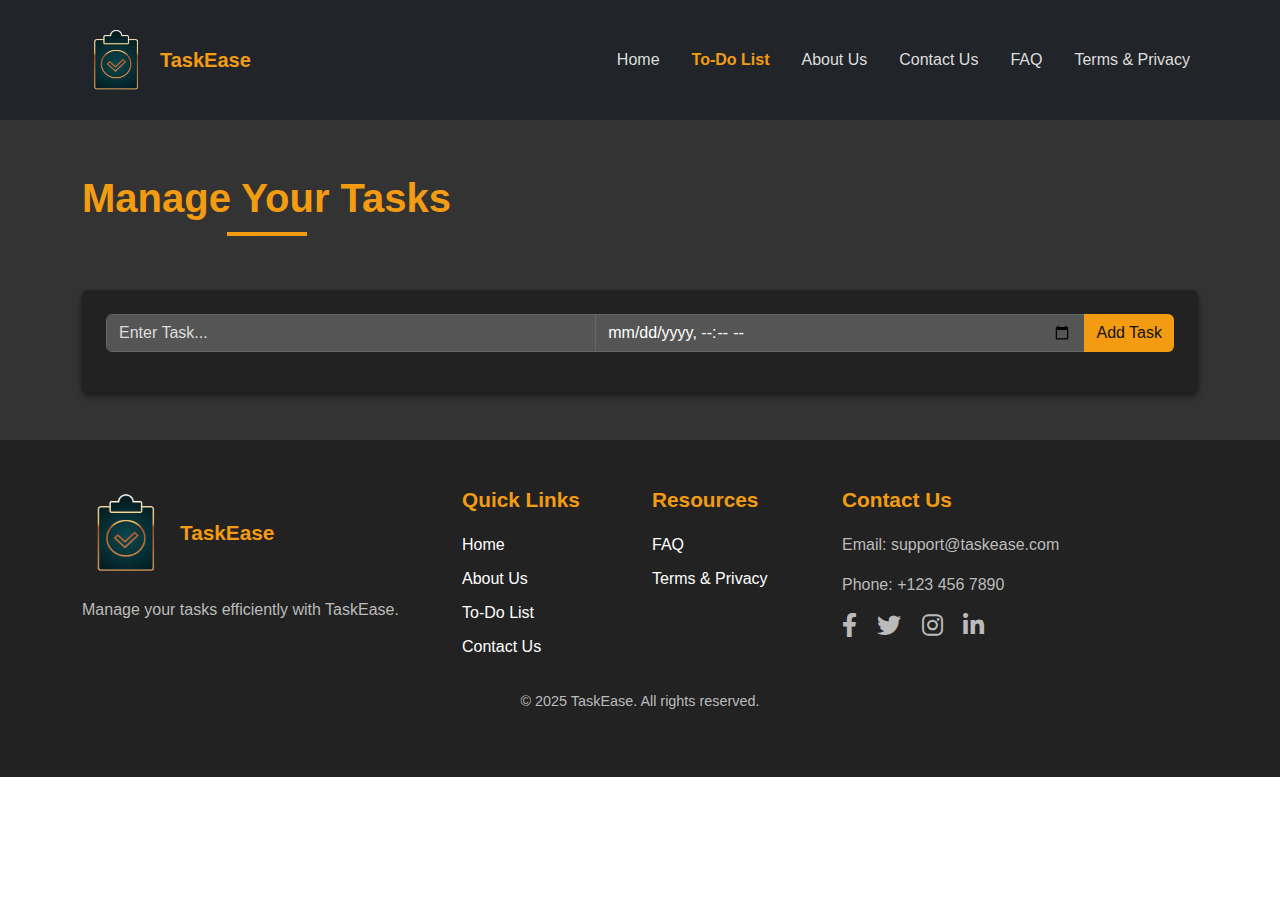
<file: todo.html>
<!DOCTYPE html>
<html lang="en">
<head>
    <meta charset="UTF-8">
    <meta name="viewport" content="width=device-width, initial-scale=1.0">
    <title>TaskEase - To-Do List</title>
    <link rel="stylesheet" href="https://cdnjs.cloudflare.com/ajax/libs/font-awesome/6.0.0/css/all.min.css">
    <link rel="stylesheet" href="https://cdn.jsdelivr.net/npm/bootstrap@5.3.0/dist/css/bootstrap.min.css">
    <link rel="stylesheet" href="style.css">
    <link rel="icon" type="image/png" href="logo.png">
</head>
<body>

    <!-- Navbar -->
    <nav class="navbar navbar-expand-lg navbar-dark bg-dark">
        <div class="container">
            <a class="navbar-brand d-flex align-items-center" href="index.html">
                <img src="logo.png" alt="TaskEase Logo" width="70" height="70" class="me-2">
                TaskEase
            </a>
            <button class="navbar-toggler" type="button" data-bs-toggle="collapse" data-bs-target="#navbarNav">
                <span class="navbar-toggler-icon"></span>
            </button>
            <div class="collapse navbar-collapse justify-content-end" id="navbarNav">
                <ul class="navbar-nav gap-3">
                    <li class="nav-item"><a class="nav-link" href="index.html">Home</a></li>
                    <li class="nav-item"><a class="nav-link active" href="todo.html">To-Do List</a></li>
                    <li class="nav-item"><a class="nav-link" href="about.html">About Us</a></li>
                    <li class="nav-item"><a class="nav-link" href="contact.html">Contact Us</a></li>
                    <li class="nav-item"><a class="nav-link" href="faq.html">FAQ</a></li>
                    <li class="nav-item"><a class="nav-link" href="terms.html">Terms & Privacy</a></li>
                </ul>
            </div>
        </div>
    </nav>

    <section class="todo-section py-5">
        <div class="container">
            <h2 class="section-title text-center">Manage Your Tasks</h2>
            <div class="todo-container mx-auto mt-4 p-4 rounded">
                <div class="input-group mb-3">
                    <input type="text" id="taskInput" class="form-control" placeholder="Enter task...">
                    <input type="datetime-local" id="taskDateTime" class="form-control">
                    <button class="btn btn-dark" onclick="addTask()">Add Task</button>
                </div>
                <ul id="taskList" class="list-group"></ul>
            </div>
        </div>
    </section>


   <!-- Footer -->
   <footer class="footer text-white py-5">
    <div class="container">
        <div class="row">
            <div class="col-md-4">
                <h5 class="fw-bold d-flex align-items-center">
                    <img src="logo.png" alt="TaskEase Logo" width="90" height="90" class="me-2">
                    TaskEase
                </h5>
                <p>Manage your tasks efficiently with TaskEase.</p>
            </div>
            <div class="col-md-2">
                <h5 class="fw-bold">Quick Links</h5>
                <ul class="list-unstyled">
                    <li><a href="index.html" class="text-decoration-none">Home</a></li>
                    <li><a href="about.html" class="text-decoration-none">About Us</a></li>
                    <li><a href="todo.html" class="text-decoration-none">To-Do List</a></li>
                    <li><a href="contact.html" class="text-decoration-none">Contact Us</a></li>
                </ul>
            </div>
            <div class="col-md-2">
                <h5 class="fw-bold">Resources</h5>
                <ul class="list-unstyled">
                    <li><a href="faq.html" class="text-decoration-none">FAQ</a></li>
                    <li><a href="terms.html" class="text-decoration-none">Terms & Privacy</a></li>
                </ul>
            </div>
            <div class="col-md-4">
                <h5>Contact Us</h5>
                <p>Email: support@taskease.com</p>
                <p>Phone: +123 456 7890</p>
                <div class="social-icons">
                    <a href="https://www.facebook.com/" class="text-light me-3"><i class="fab fa-facebook-f"></i></a>
                    <a href="https://www.twitter.com/" class="text-light me-3"><i class="fab fa-twitter"></i></a>
                    <a href="https://www.instagram.com/" class="text-light me-3"><i class="fab fa-instagram"></i></a>
                    <a href="https://www.linkedin.com/" class="text-light"><i class="fab fa-linkedin-in"></i></a>
                </div>
            </div>
        </div>
        <div class="text-center mt-3">
            <p>&copy; 2025 TaskEase. All rights reserved.</p>
        </div>
    </div>
</footer>
    <script src="script.js"></script>
    <script src="https://cdn.jsdelivr.net/npm/bootstrap@5.3.0/dist/js/bootstrap.bundle.min.js"></script>
</body>
</html>
</file>
<file: style.css>
/* General Styles */
body {
    font-family: 'Arial', sans-serif;
}

.navbar {
    background-color: #222; /* Dark background */
    padding: 20px 0px;
}

.navbar .navbar-brand {
    color: #f39c12; /* Gold color for brand */
    font-weight: bold;
}

.navbar-nav .nav-item .nav-link {
    color: #ddd; /* Light text color */
    font-size: 1rem;
    transition: color 0.3s;
}

.navbar-nav .nav-item .nav-link:hover {
    color: #f39c12; /* Gold color on hover */
}
.navbar-nav .nav-item .nav-link.active {
    color: #f39c12 !important; /* Gold color for active link */
    font-weight: bold;
}
/* Hero Section */
.hero-section {
    background: linear-gradient(to right, #111, #444); /* Dark gradient background */
    color: white;
    padding: 120px 0;
    text-align: center;
}

.hero-section h1 {
    font-size: 3.5rem;
    font-weight: bold;
    margin-bottom: 20px;
    text-shadow: 2px 2px 10px rgba(0, 0, 0, 0.7); /* Added text shadow for better visibility */
}

.hero-section p {
    font-size: 1.3rem;
    margin-bottom: 20px;
}

.hero-section .btn {
    font-size: 1.2rem;
    padding: 12px 30px;
    background-color: #f39c12; /* Gold button */
    border: 1px solid #f39c12;
    color: #111;
    transition: 0.3s;
    text-decoration: none;
}

.hero-section .btn-todo {
    color: inherit; /* Inherit button color */
    text-decoration: none; /* Remove underline */
}

.hero-section .btn:hover {
    background-color: #e67e22; /* Darker gold on hover */
    border-color: #e67e22;
    color: white; /* White text on hover */
}

/* Section Titles */
.section-title {
    font-size: 2.5rem;
    font-weight: bold;
    position: relative;
    display: inline-block;
    color: #f39c12; /* Gold color for titles */
    margin-bottom: 30px;
}

.section-title::after {
    content: "";
    display: block;
    width: 80px;
    height: 4px;
    background-color: #f39c12; /* Gold underline */
    margin: 10px auto 0;
}

/* About Section */
.about-section {
    background-color: #333333; /* Dark background */
    color: #ddd; /* Light text */
    padding: 60px 0;
}

.about-section h2 {
    color: #f39c12; /* Gold color for title */
}

.about-section p {
    font-size: 1.2rem;
    color: #bbb; /* Light gray color for text */
}

/* Features Section */
.features-section {
    background-color: #222; /* Dark background for the Features section */
    color: #ddd; /* Light text */
    padding: 60px 0;
}

.features-section h2 {
    color: #f39c12; /* Gold for section title */
}

.features-section .row {
    display: flex;
    justify-content: center;
    gap: 30px;
}

.features-section .col-md-4 {
    text-align: center;
}

.features-section i {
    color: #f39c12; /* Gold icons */
    background: #333333; /* Dark circle background for icons */
    padding: 15px;
    border-radius: 50%;
    margin-bottom: 10px;
    font-size: 2.5rem; /* Larger icons */
}

.feature-title {
    margin-top: 10px;
    font-size: 1.5rem;
    font-weight: bold;
    color: #fff; /* White title color */
}

.features-section p {
    font-size: 1rem;
    color: #bbb; /* Light gray text */
}
/* Contact Section */
.contact-section {
    background-color: #333333; /* Dark background */
    color: #fff;
    padding: 60px 0;
}

.contact-section h2 {
    color: #f39c12; /* Gold title */
}

.contact-section p {
    font-size: 1.2rem;
    color: #bbb; /* Light gray color for text */
}

.contact-section .btn {
    background-color: #f39c12; /* Gold button */
    border: none;
    color: #fff;
    padding: 12px 30px;
    font-size: 1.2rem;
    transition: 0.3s;
}

.contact-section .btn:hover {
    background-color: #e67e22; /* Darker gold on hover */
}

/* Footer */
/* Dark Theme Footer */
.footer {
    background-color: #222; /* Dark background for footer */
    padding: 60px 0;
    color: #ddd; /* Light text color */
}

.footer h5 {
    color: #f39c12; /* Gold color for heading */
    font-size: 1.3rem;
    font-weight: bold;
    margin-bottom: 20px;
}

.footer p {
    font-size: 1rem;
    color: #bbb; /* Slightly lighter color for text */
    transition: color 0.3s;
}

.footer a {
    font-size: 1rem;
    color: #fff; /* White color for links */
    transition: color 0.3s, text-decoration 0.3s; /* Smooth transition for color and text-decoration */
}

.footer a:hover {
    color: #f39c12; /* Gold color on hover */
    text-decoration: underline; /* Underline on hover */
}

.social-icons i {
    font-size: 1.5rem;
    color: #bbb; /* Light color for icons */
    transition: color 0.3s;
}

.social-icons i:hover {
    color: #f39c12; /* Gold color on hover */
}

/* Footer Links */
.footer .list-unstyled li {
    margin-bottom: 10px;
}

/* Hover effect for Quick Links and Resources */
.footer .list-unstyled li a:hover {
    color: #f39c12; /* Gold color on hover */
    text-decoration: underline; /* Optional: underline text on hover */
}

/* Copyright */
.footer .text-center p {
    color: #bbb; /* Lighter color for copyright text */
    font-size: 0.9rem;
}


/* Responsive Design */
@media (max-width: 768px) {
    .hero-section {
        padding: 80px 0;
    }

    .hero-section h1 {
        font-size: 2.5rem;
    }

    .hero-section p {
        font-size: 1.1rem;
    }

    .hero-section .btn {
        font-size: 1rem;
        padding: 10px 20px;
    }

    .features-section i {
        padding: 10px;
    }
}
/* Task List Styling */
.list-group-item {
    display: flex;
    justify-content: space-between;
    align-items: center;
    padding: 12px 15px;
    font-size: 1rem;
    border-bottom: 1px solid #444; /* Darker border to match theme */
    background-color: #333333; /* Dark background for each task item */
    color: #ddd; /* Light text color */
}

/* Task Text */
.task-text {
    flex: 2;
    color: #fff; /* White for task text */
}

/* Task Date/Time */
.task-time {
    flex: 1;
    text-align: center;
    color: #bbb; /* Light gray for date/time */
}

/* Task Status */
.task-status {
    flex: 1;
    text-align: center;
    font-weight: bold;
}

/* Action Buttons */
.task-actions {
    flex: 1;
    display: flex;
    justify-content: center;
    gap: 15px;
}

/* Tick and Cross Buttons */
.delete-btn,
.status-btn {
    width: 28px;
    height: 28px;
    display: flex;
    align-items: center;
    justify-content: center;
    border-radius: 50%;
    border: none;
    background: none;
    transition: 0.2s ease-in-out;
    margin: 5px;
}

/* Tick Button */
.tick-btn {
    color: green;
}

.tick-btn:hover {
    background-color: rgba(0, 128, 0, 0.2); /* Light green background */
    transform: scale(1.1);
}

/* Cross Button */
.cross-btn {
    color: red;
}

.cross-btn:hover {
    background-color: rgba(255, 0, 0, 0.2); /* Light red background */
    transform: scale(1.1);
}

/* Delete Button */
.delete-btn {
    color: #ff4500;
    background-color: transparent; /* Transparent background */
}

.delete-btn:hover {
    color: #ffffff; /* White icon on hover */
    background-color: #ff4500; /* Solid orange background */
    transform: scale(1.1);
}

/* Task Status: Pending and Completed styles */
.pending {
    color: #f39c12; /* Gold for pending tasks */
}

.completed {
    color: #2ecc71; /* Green for completed tasks */
}

/* Custom Background */
.custom-bg {
    background-color: #414040; /* Lighter grey */
}

/* Input Styling */
/* Input Styling */
.input-group input {
    background-color: #555; /* Dark background for input fields */
    color: #fff; /* White text */
    border: 1px solid #666; /* Light border for inputs */
}

.input-group input::placeholder {
    color: #ddd; /* Light gray color for placeholders */
    text-transform: capitalize; /* Capitalize the placeholder text */
}

/* Specific styles for the task input and date input */
#taskInput::placeholder, 
#taskDateTime::placeholder {
    color: #ddd; /* Same color for both task and date input placeholders */
    text-transform: capitalize; /* Ensure placeholders are capitalized */
}


.input-group button {
    background-color: #f39c12; /* Gold button for adding tasks */
    color: #111; /* Dark text on button */
    border: none;
    transition: 0.3s;
}

.input-group button:hover {
    background-color: #e67e22; /* Darker gold on hover */
}

/* Task List Container */
.todo-container {
    background-color: #222; /* Dark background for task container */
    border-radius: 8px;
    box-shadow: 0 4px 6px rgba(0, 0, 0, 0.5); /* Add subtle shadow for better depth */
}

/* Section Title */
.todo-section{
    color: #f39c12; /* Gold color for section title */
    background: #333333;
    font-size: 2.5rem;
    font-weight: bold;
}

/* Hover Effects */
.list-group-item:hover {
    background-color: #444; /* Slightly lighter dark background on hover */
}

/* Intro Section */
.intro-section {
    background-color: #333333; /* Dark background */
    color: #ddd; /* Light text */
    padding: 60px 0;
    text-align: center;
}

.intro-section .section-title {
    color: #f39c12; /* Gold for title */
}

.intro-section p {
    color: #bbb; /* Light gray for description text */
}

/* How It Works Section */
.how-it-works-section {
    background-color: #222; /* Dark background */
    color: #ddd; /* Light text */
    padding: 60px 0;
}

.how-it-works-section .section-title {
    color: #f39c12; /* Gold for section title */
}

.how-it-works-section .row {
    display: flex;
    justify-content: center;
    gap: 30px;
}

.how-it-works-section i {
    color: #f39c12; /* Gold for icons */
    background: #333333; /* Dark background for icons */
    padding: 15px;
    border-radius: 50%;
    margin-bottom: 10px;
    font-size: 2.5rem; /* Larger icons */
}

.how-it-works-section h4 {
    color: #fff; /* White for headings */
}

/* User Benefits Section */
.benefits-section {
    background-color: #333333; /* Dark background */
    color: #ddd; /* Light text */
    padding: 60px 0;
}

.benefits-section .section-title {
    color: #f39c12; /* Gold for section title */
}

.benefits-section i {
    color: #f39c12; /* Gold for icons */
    background: #333333; /* Dark background for icons */
    padding: 15px;
    border-radius: 50%;
    margin-bottom: 10px;
    font-size: 2.5rem;
}

.benefits-section h4 {
    color: #fff; /* White for heading */
}

.benefits-section p {
    color: #bbb; /* Light gray for description text */
}

/* Testimonials Section */
.testimonials-section {
    background-color: #222; /* Darker background */
    color: #ddd; /* Light text */
    padding: 60px 0;
}

.testimonials-section .section-title {
    color: #f39c12; /* Gold for title */
}

.testimonials-section blockquote {
    border-left: 5px solid #f39c12; /* Gold border for blockquote */
    padding-left: 15px;
    font-style: italic;
    color: #ddd; /* Light color for blockquote text */
}

.testimonials-section .blockquote-footer {
    color: #bbb; /* Light gray for footer text */
}

/* Vision & Future Section */
.vision-section {
    background-color: #333333; /* Dark background */
    color: #ddd; /* Light text */
    padding: 60px 0;
}

.vision-section .section-title {
    color: #f39c12; /* Gold for title */
}

.vision-section p {
    color: #bbb; /* Light gray for description text */
}

/* FAQ Section */
.faq-section {
    background-color: #333333; /* Dark gray background */
    padding-top: 3rem;
    padding-bottom: 3rem;
    color: #ffffff; /* White text color for better contrast */
}

/* Accordion Button (Question) */
.accordion-button {
    background-color: #444444; /* Dark gray background for each FAQ question */
    color: #f39c12; /* Golden text color for questions */
    border: 1px solid #555; /* Slightly darker border */
    border-radius: 0.25rem;
    font-weight: bold; /* Make question bold */
}

.accordion-button:focus {
    box-shadow: none; /* Remove default blue outline */
    border-color: #555; /* Keep the border color consistent */
}

/* Accordion Button on Hover */
.accordion-button:hover {
    background-color: #555555; /* Slightly lighter background on hover */
    border-color: #666; /* Lighter border on hover */
    color:#f39c12; /* Keep golden text color on hover */
}

/* When the accordion button is expanded */
.accordion-button:not(.collapsed) {
    background-color: #666666; /* Slightly lighter background when expanded */
    border-color: #777; /* Lighter border when expanded */
    color: #f39c12; /* Keep golden text color when expanded */
}

/* Accordion Body (Answer) */
.accordion-body {
    background-color: #444444; /* Darker gray background for the content */
    color: #dcd9d9; /* White text color for readability */
    border-top: 1px solid #555; /* Slightly darker border between header and body */
    padding: 1rem; /* Padding inside body */
}

/* Accordion Icon */
.accordion-button::after {
    color:#f39c12; /* Golden color for the icon */
}

/* Optional: Rounded top corners for the first item */
.accordion-item:first-child .accordion-button {
    border-top-left-radius: 0.25rem;
    border-top-right-radius: 0.25rem;
}

/* Optional: Rounded bottom corners for the last item */
.accordion-item:last-child .accordion-button {
    border-bottom-left-radius: 0.25rem;
    border-bottom-right-radius: 0.25rem;
}



/* Terms and Privacy Section */
.terms-privacy-section {
    background-color: #333333; /* Dark background */
    color: #ddd; /* Light text */
    padding: 60px 20px;
}

.terms-privacy-section h1,
.terms-privacy-section h3 {
    color: #ffffff; /* White color for headers */
    font-weight: bold;
    margin-bottom: 20px;
}


/* Paragraph text */
.terms-privacy-section p {
    font-size: 1.1rem;
    color: #bbb; /* Slightly lighter color for paragraphs */
}

/* Terms and Privacy Content */
.terms-privacy-section ul {
    list-style: none;
    padding-left: 0;
}

.terms-privacy-section ul li {
    font-size: 1rem;
    margin-bottom: 10px;
    color: #bbb; /* Light color for list items */
}

.terms-privacy-section ul li::before {
    content: "•"; /* Bullet style */
    color: #f39c12; /* Gold bullet */
    font-size: 1.5rem;
    margin-right: 10px;
}

/* Highlight for Sections */
.terms-privacy-section h3 {
    font-size: 2rem;
    margin-top: 30px;
    color: #f39c12; /* Gold color for sub-headings */
}

/* Responsive Design */
@media (max-width: 768px) {
    .terms-privacy-section h1 {
        font-size: 2.5rem;
    }
    .terms-privacy-section h3 {
        font-size: 1.5rem;
    }
}
</file>
